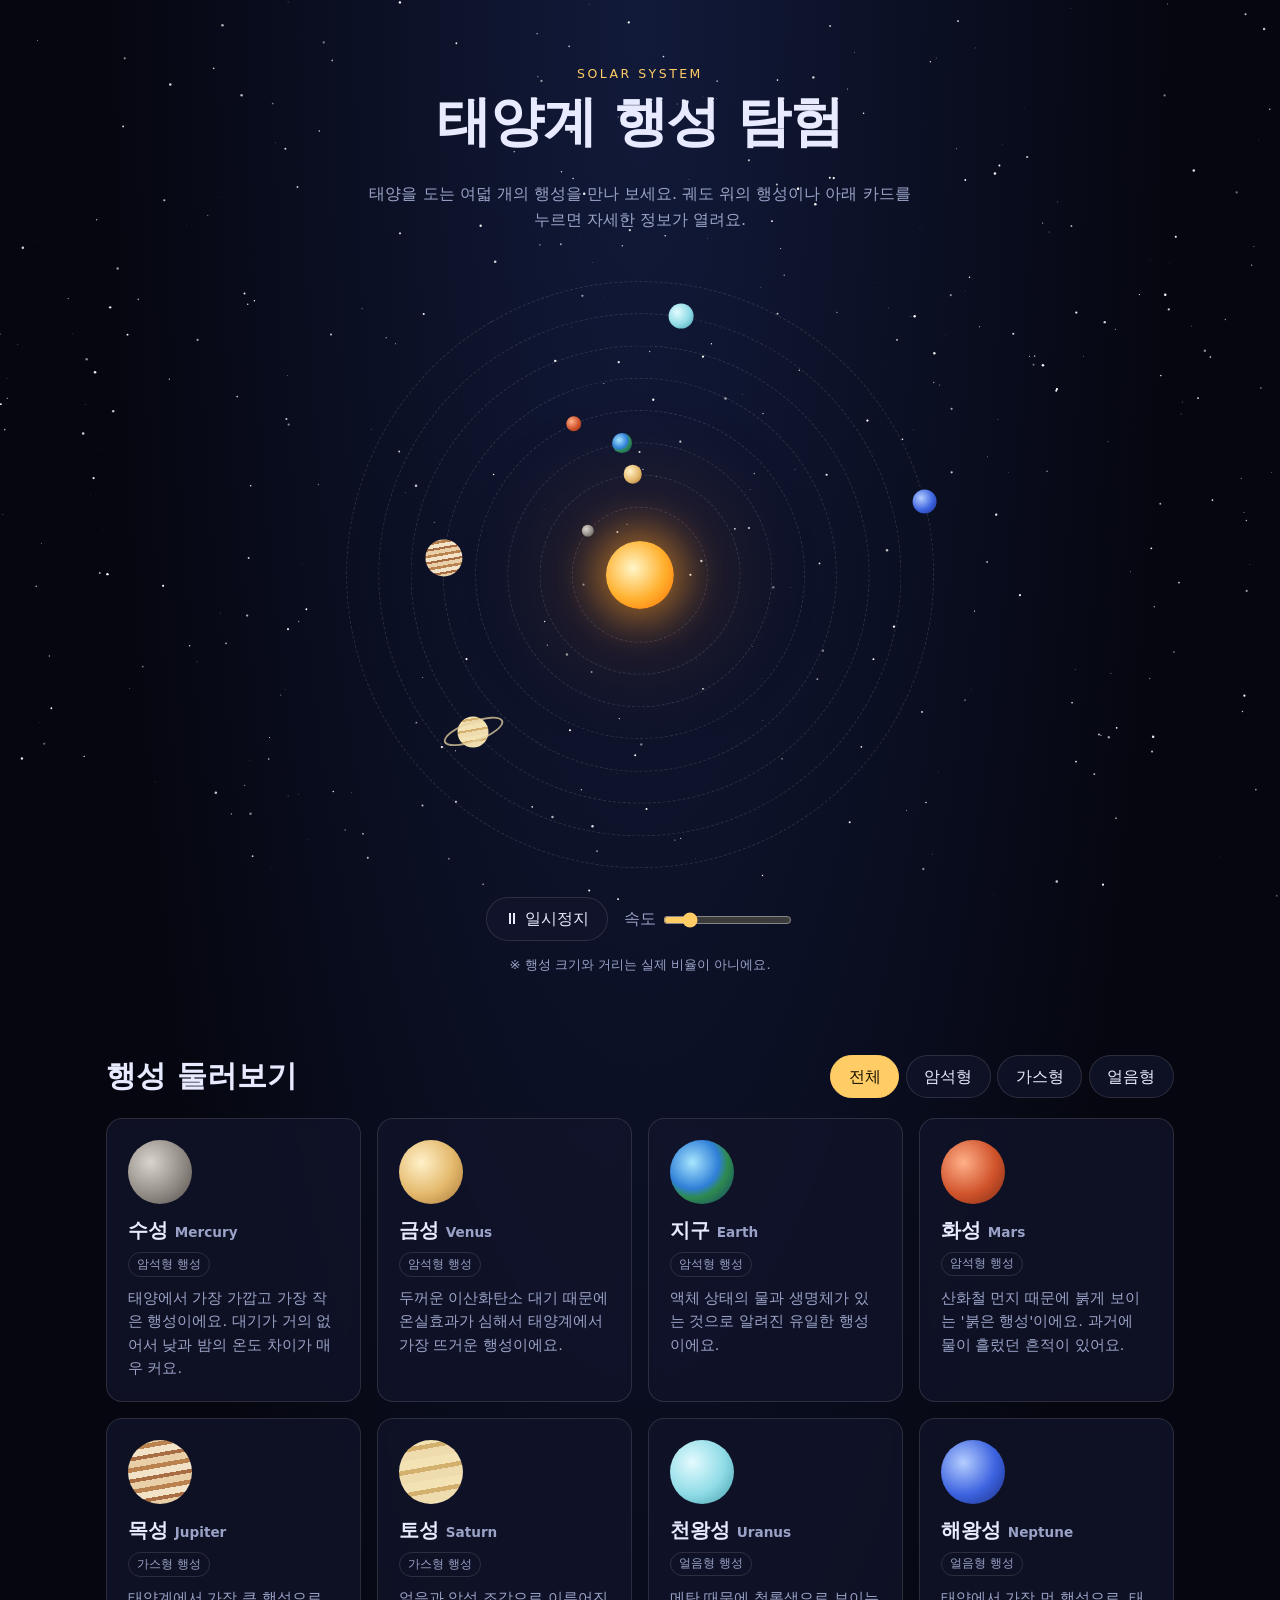
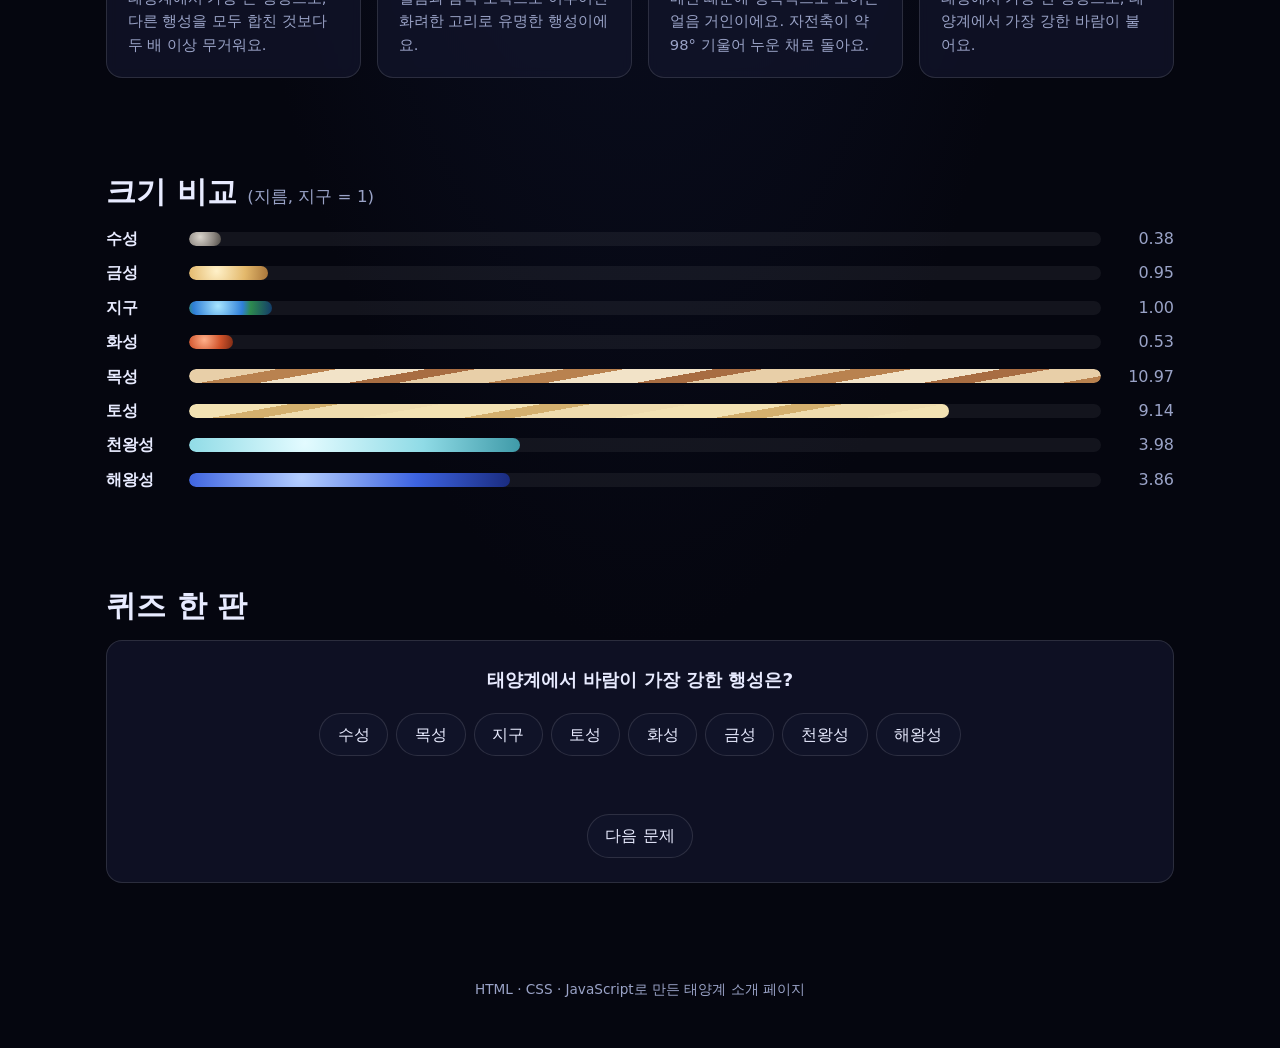
<file: index.html>
<!doctype html>
<html lang="ko">
<head>
  <meta charset="utf-8">
  <meta name="viewport" content="width=device-width, initial-scale=1">
  <title>태양계 행성 탐험</title>
  <meta name="description" content="태양계 8개 행성을 소개하는 페이지">
  <link rel="stylesheet" href="style.css">
</head>
<body>
  <canvas id="stars" aria-hidden="true"></canvas>

  <header class="hero">
    <p class="eyebrow">Solar System</p>
    <h1>태양계 행성 탐험</h1>
    <p class="lead">태양을 도는 여덟 개의 행성을 만나 보세요. 궤도 위의 행성이나 아래 카드를 누르면 자세한 정보가 열려요.</p>

    <div class="orbit-wrap">
      <div id="orbit" class="orbit" aria-label="태양계 궤도 애니메이션">
        <div class="sun" aria-hidden="true"></div>
      </div>
      <div class="orbit-controls">
        <button id="toggleSpin" type="button">⏸ 일시정지</button>
        <label>속도 <input id="speed" type="range" min="0.2" max="5" step="0.1" value="1"></label>
      </div>
      <p class="note">※ 행성 크기와 거리는 실제 비율이 아니에요.</p>
    </div>
  </header>

  <main>
    <section class="section">
      <div class="section-head">
        <h2>행성 둘러보기</h2>
        <div class="filters" role="group" aria-label="행성 분류">
          <button class="filter active" data-filter="all" type="button">전체</button>
          <button class="filter" data-filter="rocky" type="button">암석형</button>
          <button class="filter" data-filter="gas" type="button">가스형</button>
          <button class="filter" data-filter="ice" type="button">얼음형</button>
        </div>
      </div>
      <div id="cards" class="cards"></div>
    </section>

    <section class="section">
      <h2>크기 비교 <small>(지름, 지구 = 1)</small></h2>
      <div id="sizes" class="sizes"></div>
    </section>

    <section class="section">
      <h2>퀴즈 한 판</h2>
      <div class="quiz">
        <p id="quizQ" class="quiz-q"></p>
        <div id="quizA" class="quiz-a"></div>
        <p id="quizResult" class="quiz-result" aria-live="polite"></p>
        <button id="quizNext" type="button">다음 문제</button>
      </div>
    </section>
  </main>

  <dialog id="detail" class="detail">
    <button class="close" type="button" aria-label="닫기">✕</button>
    <div class="detail-body">
      <div id="dPlanet" class="d-planet"></div>
      <div>
        <p id="dEn" class="eyebrow"></p>
        <h3 id="dName"></h3>
        <p id="dDesc"></p>
        <dl id="dStats" class="stats"></dl>
        <p id="dFact" class="fact"></p>
      </div>
    </div>
  </dialog>

  <footer>HTML · CSS · JavaScript로 만든 태양계 소개 페이지</footer>

  <script src="script.js"></script>
</body>
</html>
</file>
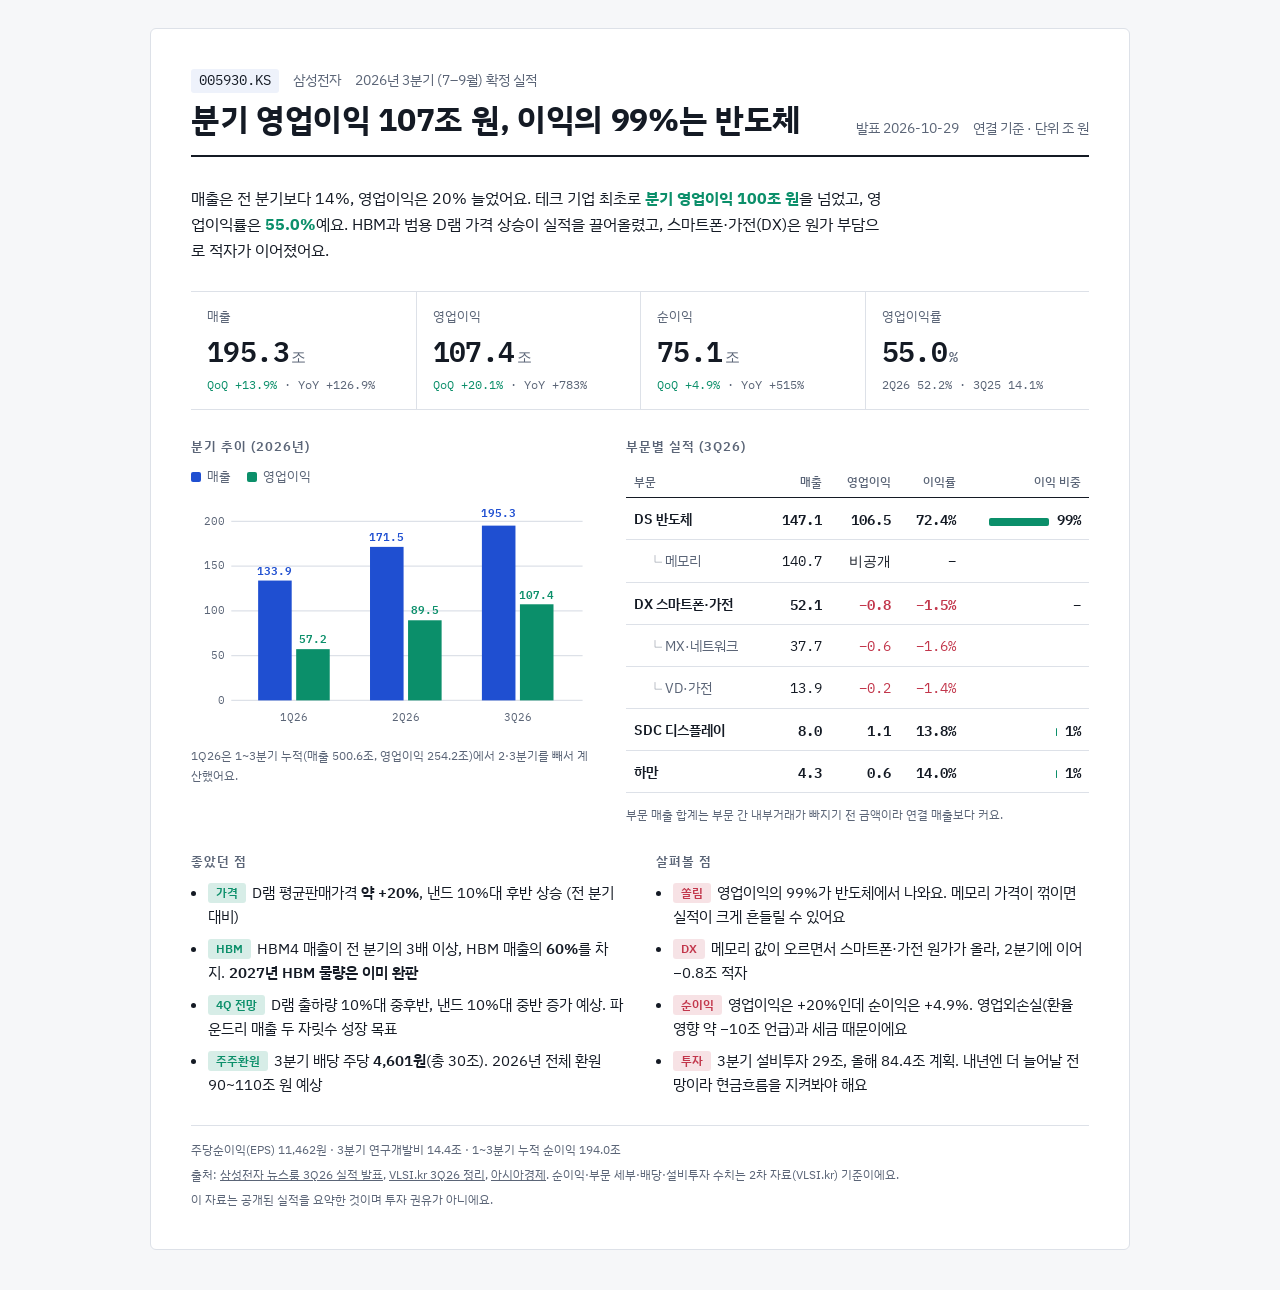
<file: samsung-3q26.html>
<!doctype html>
<html lang="ko">
<head>
<meta charset="utf-8">
<meta name="viewport" content="width=device-width, initial-scale=1, viewport-fit=cover">
<title>삼성전자 3Q26 실적 리뷰</title>
<meta name="claude:viewport-fit-sides" content="cover">
<link rel="stylesheet" href="https://fonts.googleapis.com/css2?family=IBM+Plex+Sans+KR:wght@400;500;600;700&family=IBM+Plex+Mono:wght@400;500;600&display=swap">
<style>
/* Layout: 한 장짜리 애널리스트 노트 — 상단 핵심 수치 띠, 2단(분기 추이 | 부문별), 하단 포인트·리스크 */
:root {
  --bg: #f6f7f9;
  --paper: #ffffff;
  --ink: #141a24;
  --muted: #5b6577;
  --line: #dde1e8;
  --accent: #1f4fd1;      /* 매출 */
  --accent-2: #0b8f6a;    /* 영업이익 */
  --neg: #c2364b;
  --chip: #eef2fb;
  --font-body: "IBM Plex Sans KR", "Malgun Gothic", "Apple SD Gothic Neo", system-ui, sans-serif;
  --font-num: "IBM Plex Mono", ui-monospace, "Consolas", monospace;
}
@media (prefers-color-scheme: dark) {
  :root:not([data-theme="light"]) {
    --bg: #0e1218; --paper: #161b23; --ink: #e7ebf2; --muted: #9aa4b5; --line: #2a313d;
    --accent: #6f95ff; --accent-2: #3fcf9f; --neg: #ff7a8c; --chip: #1e2633; color-scheme: dark;
  }
}
:root[data-theme="dark"] {
  --bg: #0e1218; --paper: #161b23; --ink: #e7ebf2; --muted: #9aa4b5; --line: #2a313d;
  --accent: #6f95ff; --accent-2: #3fcf9f; --neg: #ff7a8c; --chip: #1e2633; color-scheme: dark;
}

* { box-sizing: border-box; }
body {
  margin: 0;
  background: var(--bg); color: var(--ink);
  font-family: var(--font-body); font-size: 15px; line-height: 1.6;
  padding-left: max(16px, env(safe-area-inset-left, 0px));
  padding-right: max(16px, env(safe-area-inset-right, 0px));
  padding-block: 28px 40px;
}
.sheet {
  max-width: 980px; margin: 0 auto;
  background: var(--paper); border: 1px solid var(--line); border-radius: 6px;
  padding: clamp(20px, 4vw, 40px);
  display: grid; gap: 28px;
}
.num { font-family: var(--font-num); font-variant-numeric: tabular-nums; }
h1, h2 { margin: 0; text-wrap: balance; line-height: 1.25; }
h1 { font-size: clamp(1.5rem, 3.4vw, 2rem); font-weight: 700; letter-spacing: -0.01em; }
h2 { font-size: 0.8rem; font-weight: 600; letter-spacing: 0.08em; text-transform: uppercase; color: var(--muted); }
p { margin: 0; }

header { display: flex; justify-content: space-between; align-items: flex-end; gap: 12px 24px; flex-wrap: wrap; border-bottom: 2px solid var(--ink); padding-bottom: 16px; }
.meta { color: var(--muted); font-size: 0.85rem; display: flex; gap: 6px 14px; flex-wrap: wrap; }
.ticker { font-family: var(--font-num); background: var(--chip); padding: 1px 8px; border-radius: 3px; color: var(--ink); }
.headline { font-size: 1.02rem; max-width: 70ch; }
.headline strong { color: var(--accent-2); }

/* 핵심 수치 */
.kpis { display: grid; grid-template-columns: repeat(4, minmax(0, 1fr)); border-top: 1px solid var(--line); border-bottom: 1px solid var(--line); }
.kpi { padding: 14px 16px; display: grid; gap: 2px; align-content: start; }
.kpi + .kpi { border-left: 1px solid var(--line); }
.kpi .label { font-size: 0.8rem; color: var(--muted); }
.kpi .value { font-family: var(--font-num); font-size: clamp(1.35rem, 2.6vw, 1.75rem); font-weight: 600; letter-spacing: -0.02em; }
.kpi .value small { font-size: 0.55em; font-weight: 500; color: var(--muted); margin-left: 2px; }
.kpi .delta { font-family: var(--font-num); font-size: 0.78rem; color: var(--muted); }
.up { color: var(--accent-2); }

/* 2단 */
.cols { display: grid; grid-template-columns: minmax(0, 1fr) minmax(0, 1.15fr); gap: 32px; }
.panel { display: grid; gap: 12px; align-content: start; min-width: 0; }
.legend { display: flex; gap: 16px; font-size: 0.8rem; color: var(--muted); }
.legend i { display: inline-block; width: 10px; height: 10px; border-radius: 2px; margin-right: 6px; vertical-align: -1px; }
svg { width: 100%; height: auto; display: block; }
.axis { fill: var(--muted); font-family: var(--font-num); font-size: 10px; }
.grid { stroke: var(--line); stroke-width: 1; }
.v-rev { fill: var(--accent); font-family: var(--font-num); font-size: 10px; font-weight: 600; }
.v-op { fill: var(--accent-2); font-family: var(--font-num); font-size: 10px; font-weight: 600; }
.note { font-size: 0.78rem; color: var(--muted); }

.table-wrap { overflow-x: auto; }
table { width: 100%; border-collapse: collapse; font-size: 0.9rem; }
th { text-align: right; font-weight: 500; font-size: 0.75rem; color: var(--muted); padding: 6px 8px; border-bottom: 1px solid var(--ink); white-space: nowrap; }
th:first-child { text-align: left; }
td { padding: 9px 8px; border-bottom: 1px solid var(--line); text-align: right; font-family: var(--font-num); font-variant-numeric: tabular-nums; white-space: nowrap; }
td:first-child { text-align: left; font-family: var(--font-body); }
td.sub { padding-left: 22px; color: var(--muted); }
tr.lead td { font-weight: 600; }
.neg { color: var(--neg); }
.bar { display: inline-block; height: 8px; border-radius: 2px; background: var(--accent-2); vertical-align: middle; }

/* 포인트 / 리스크 */
.split { display: grid; grid-template-columns: minmax(0, 1fr) minmax(0, 1fr); gap: 32px; }
ul { margin: 0; padding-left: 1.1em; display: grid; gap: 8px; }
li { max-width: 62ch; }
li b { font-weight: 600; }
.tag { display: inline-block; font-size: 0.72rem; font-weight: 600; padding: 1px 8px; border-radius: 3px; margin-right: 6px; vertical-align: 1px; }
.tag.pos { background: color-mix(in srgb, var(--accent-2) 16%, transparent); color: var(--accent-2); }
.tag.risk { background: color-mix(in srgb, var(--neg) 14%, transparent); color: var(--neg); }

footer { border-top: 1px solid var(--line); padding-top: 14px; font-size: 0.75rem; color: var(--muted); display: grid; gap: 6px; }
footer a { color: var(--muted); }

@media (max-width: 760px) {
  .kpis { grid-template-columns: repeat(2, minmax(0, 1fr)); }
  .kpi:nth-child(3) { border-left: 0; }
  .kpi:nth-child(n+3) { border-top: 1px solid var(--line); }
  .cols, .split { grid-template-columns: minmax(0, 1fr); }
}
</style>
</head>
<body>

<main class="sheet">
  <header>
    <div style="display:grid; gap:6px; min-width:0">
      <div class="meta"><span class="ticker">005930.KS</span><span>삼성전자</span><span>2026년 3분기 (7–9월) 확정 실적</span></div>
      <h1>분기 영업이익 107조 원, 이익의 99%는 반도체</h1>
    </div>
    <div class="meta"><span>발표 2026-10-29</span><span>연결 기준 · 단위 조 원</span></div>
  </header>

  <p class="headline">
    매출은 전 분기보다 14%, 영업이익은 20% 늘었어요. 테크 기업 최초로 <strong>분기 영업이익 100조 원</strong>을 넘었고, 영업이익률은 <strong>55.0%</strong>예요.
    HBM과 범용 D램 가격 상승이 실적을 끌어올렸고, 스마트폰·가전(DX)은 원가 부담으로 적자가 이어졌어요.
  </p>

  <section class="kpis" aria-label="핵심 수치">
    <div class="kpi">
      <span class="label">매출</span>
      <span class="value">195.3<small>조</small></span>
      <span class="delta"><span class="up">QoQ +13.9%</span> · YoY +126.9%</span>
    </div>
    <div class="kpi">
      <span class="label">영업이익</span>
      <span class="value">107.4<small>조</small></span>
      <span class="delta"><span class="up">QoQ +20.1%</span> · YoY +783%</span>
    </div>
    <div class="kpi">
      <span class="label">순이익</span>
      <span class="value">75.1<small>조</small></span>
      <span class="delta"><span class="up">QoQ +4.9%</span> · YoY +515%</span>
    </div>
    <div class="kpi">
      <span class="label">영업이익률</span>
      <span class="value">55.0<small>%</small></span>
      <span class="delta">2Q26 52.2% · 3Q25 14.1%</span>
    </div>
  </section>

  <div class="cols">
    <section class="panel">
      <h2>분기 추이 (2026년)</h2>
      <div class="legend"><span><i style="background:var(--accent)"></i>매출</span><span><i style="background:var(--accent-2)"></i>영업이익</span></div>
      <svg viewBox="0 0 360 210" role="img" aria-label="2026년 1~3분기 매출 133.9, 171.5, 195.3조 원, 영업이익 57.2, 89.5, 107.4조 원">
        <line class="grid" x1="36" x2="350" y1="180" y2="180"/>
        <line class="grid" x1="36" x2="350" y1="140" y2="140"/>
        <line class="grid" x1="36" x2="350" y1="100" y2="100"/>
        <line class="grid" x1="36" x2="350" y1="60" y2="60"/>
        <line class="grid" x1="36" x2="350" y1="20" y2="20"/>
        <text class="axis" x="30" y="183" text-anchor="end">0</text>
        <text class="axis" x="30" y="143" text-anchor="end">50</text>
        <text class="axis" x="30" y="103" text-anchor="end">100</text>
        <text class="axis" x="30" y="63" text-anchor="end">150</text>
        <text class="axis" x="30" y="23" text-anchor="end">200</text>

        <!-- 1Q26 -->
        <rect x="60" y="72.9" width="30" height="107.1" fill="var(--accent)"/>
        <rect x="94" y="134.2" width="30" height="45.8" fill="var(--accent-2)"/>
        <text class="v-rev" x="75" y="68" text-anchor="middle">133.9</text>
        <text class="v-op" x="109" y="129" text-anchor="middle">57.2</text>
        <text class="axis" x="92" y="198" text-anchor="middle">1Q26</text>
        <!-- 2Q26 -->
        <rect x="160" y="42.8" width="30" height="137.2" fill="var(--accent)"/>
        <rect x="194" y="108.4" width="30" height="71.6" fill="var(--accent-2)"/>
        <text class="v-rev" x="175" y="38" text-anchor="middle">171.5</text>
        <text class="v-op" x="209" y="103" text-anchor="middle">89.5</text>
        <text class="axis" x="192" y="198" text-anchor="middle">2Q26</text>
        <!-- 3Q26 -->
        <rect x="260" y="23.8" width="30" height="156.2" fill="var(--accent)"/>
        <rect x="294" y="94.1" width="30" height="85.9" fill="var(--accent-2)"/>
        <text class="v-rev" x="275" y="16" text-anchor="middle">195.3</text>
        <text class="v-op" x="309" y="89" text-anchor="middle">107.4</text>
        <text class="axis" x="292" y="198" text-anchor="middle">3Q26</text>
      </svg>
      <p class="note">1Q26은 1~3분기 누적(매출 500.6조, 영업이익 254.2조)에서 2·3분기를 빼서 계산했어요.</p>
    </section>

    <section class="panel">
      <h2>부문별 실적 (3Q26)</h2>
      <div class="table-wrap">
        <table>
          <thead><tr><th>부문</th><th>매출</th><th>영업이익</th><th>이익률</th><th>이익 비중</th></tr></thead>
          <tbody>
            <tr class="lead"><td>DS 반도체</td><td>147.1</td><td>106.5</td><td>72.4%</td><td><span class="bar" style="width:60px"></span> 99%</td></tr>
            <tr><td class="sub">└ 메모리</td><td>140.7</td><td>비공개</td><td>–</td><td></td></tr>
            <tr class="lead"><td>DX 스마트폰·가전</td><td>52.1</td><td class="neg">−0.8</td><td class="neg">−1.5%</td><td>–</td></tr>
            <tr><td class="sub">└ MX·네트워크</td><td>37.7</td><td class="neg">−0.6</td><td class="neg">−1.6%</td><td></td></tr>
            <tr><td class="sub">└ VD·가전</td><td>13.9</td><td class="neg">−0.2</td><td class="neg">−1.4%</td><td></td></tr>
            <tr class="lead"><td>SDC 디스플레이</td><td>8.0</td><td>1.1</td><td>13.8%</td><td><span class="bar" style="width:1px"></span> 1%</td></tr>
            <tr class="lead"><td>하만</td><td>4.3</td><td>0.6</td><td>14.0%</td><td><span class="bar" style="width:1px"></span> 1%</td></tr>
          </tbody>
        </table>
      </div>
      <p class="note">부문 매출 합계는 부문 간 내부거래가 빠지기 전 금액이라 연결 매출보다 커요.</p>
    </section>
  </div>

  <div class="split">
    <section class="panel">
      <h2>좋았던 점</h2>
      <ul>
        <li><span class="tag pos">가격</span>D램 평균판매가격 <b>약 +20%</b>, 낸드 10%대 후반 상승 (전 분기 대비)</li>
        <li><span class="tag pos">HBM</span>HBM4 매출이 전 분기의 3배 이상, HBM 매출의 <b>60%</b>를 차지. <b>2027년 HBM 물량은 이미 완판</b></li>
        <li><span class="tag pos">4Q 전망</span>D램 출하량 10%대 중후반, 낸드 10%대 중반 증가 예상. 파운드리 매출 두 자릿수 성장 목표</li>
        <li><span class="tag pos">주주환원</span>3분기 배당 주당 <b>4,601원</b>(총 30조). 2026년 전체 환원 90~110조 원 예상</li>
      </ul>
    </section>
    <section class="panel">
      <h2>살펴볼 점</h2>
      <ul>
        <li><span class="tag risk">쏠림</span>영업이익의 99%가 반도체에서 나와요. 메모리 가격이 꺾이면 실적이 크게 흔들릴 수 있어요</li>
        <li><span class="tag risk">DX</span>메모리 값이 오르면서 스마트폰·가전 원가가 올라, 2분기에 이어 −0.8조 적자</li>
        <li><span class="tag risk">순이익</span>영업이익은 +20%인데 순이익은 +4.9%. 영업외손실(환율 영향 약 −10조 언급)과 세금 때문이에요</li>
        <li><span class="tag risk">투자</span>3분기 설비투자 29조, 올해 84.4조 계획. 내년엔 더 늘어날 전망이라 현금흐름을 지켜봐야 해요</li>
      </ul>
    </section>
  </div>

  <footer>
    <p>주당순이익(EPS) 11,462원 · 3분기 연구개발비 14.4조 · 1~3분기 누적 순이익 194.0조</p>
    <p>출처: <a href="https://news.samsung.com/global/samsung-electronics-announces-third-quarter-2026-results" target="_blank" rel="noopener">삼성전자 뉴스룸 3Q26 실적 발표</a>,
      <a href="https://www.vlsi.kr/en/samsung-q3-2026-earnings-11-facts-en/" target="_blank" rel="noopener">VLSI.kr 3Q26 정리</a>,
      <a href="https://www.asiae.co.kr/en/article/2026102910253883793" target="_blank" rel="noopener">아시아경제</a>.
      순이익·부문 세부·배당·설비투자 수치는 2차 자료(VLSI.kr) 기준이에요.</p>
    <p>이 자료는 공개된 실적을 요약한 것이며 투자 권유가 아니에요.</p>
  </footer>
</main>
</body>
</html>
</file>
<file: style.css>
:root {
  --bg: #05060f;
  --panel: rgba(18, 22, 44, 0.72);
  --line: rgba(255, 255, 255, 0.12);
  --text: #e8ebff;
  --muted: #9aa3c7;
  --accent: #ffcc66;
  --radius: 16px;
}

* { box-sizing: border-box; }

html { scroll-behavior: smooth; }

body {
  margin: 0;
  background: radial-gradient(ellipse at top, #121a3a 0%, var(--bg) 60%);
  background-color: var(--bg);
  color: var(--text);
  font-family: "Pretendard", "Apple SD Gothic Neo", "Malgun Gothic", system-ui, sans-serif;
  line-height: 1.6;
  min-height: 100vh;
  overflow-x: hidden;
}

#stars {
  position: fixed;
  inset: 0;
  width: 100%;
  height: 100%;
  z-index: -1;
}

h1, h2, h3 { line-height: 1.2; margin: 0 0 .5em; }
h1 { font-size: clamp(2rem, 6vw, 3.4rem); letter-spacing: -0.02em; }
h2 { font-size: clamp(1.4rem, 3.5vw, 1.9rem); }
h2 small { font-size: .55em; color: var(--muted); font-weight: 400; }

.eyebrow {
  margin: 0 0 .4em;
  text-transform: uppercase;
  letter-spacing: .2em;
  font-size: .78rem;
  color: var(--accent);
}

.lead { color: var(--muted); max-width: 560px; margin: 0 auto 2rem; }

button {
  font: inherit;
  color: var(--text);
  background: var(--panel);
  border: 1px solid var(--line);
  border-radius: 999px;
  padding: .5em 1.1em;
  cursor: pointer;
  transition: background .2s, border-color .2s, transform .2s;
}
button:hover { border-color: var(--accent); }
button:focus-visible { outline: 2px solid var(--accent); outline-offset: 2px; }

/* ---------- Hero / Orbit ---------- */
.hero {
  text-align: center;
  padding: 4rem 16px 2rem;
}

.orbit-wrap { display: flex; flex-direction: column; align-items: center; gap: .8rem; }

.orbit {
  position: relative;
  width: min(92vw, 620px);
  aspect-ratio: 1;
}

.sun {
  position: absolute;
  left: 50%; top: 50%;
  width: 11%; aspect-ratio: 1;
  transform: translate(-50%, -50%);
  border-radius: 50%;
  background: radial-gradient(circle at 40% 40%, #fff6c8, #ffb02e 55%, #ff6a00);
  box-shadow: 0 0 40px 12px rgba(255, 160, 40, .55), 0 0 120px 40px rgba(255, 120, 0, .2);
  animation: pulse 4s ease-in-out infinite;
}

@keyframes pulse {
  50% { box-shadow: 0 0 55px 18px rgba(255, 160, 40, .65), 0 0 140px 50px rgba(255, 120, 0, .25); }
}

.ring {
  position: absolute;
  left: 50%; top: 50%;
  border: 1px dashed rgba(255, 255, 255, .13);
  border-radius: 50%;
  transform: translate(-50%, -50%);
  pointer-events: none;
}

.orb {
  position: absolute;
  left: 50%; top: 50%;
  border-radius: 50%;
  padding: 0;
  border: none;
  cursor: pointer;
  transform: translate(-50%, -50%);
}
.orb:hover, .orb:focus-visible { outline: 2px solid #fff; outline-offset: 3px; }
.orb.saturn::after {
  content: "";
  position: absolute;
  left: 50%; top: 50%;
  width: 190%; height: 55%;
  border: 2px solid rgba(230, 210, 160, .75);
  border-radius: 50%;
  transform: translate(-50%, -50%) rotate(-20deg);
}

.orbit-controls { display: flex; gap: 1rem; align-items: center; flex-wrap: wrap; justify-content: center; color: var(--muted); }
.orbit-controls input { accent-color: var(--accent); vertical-align: middle; }
.note { color: var(--muted); font-size: .82rem; margin: 0; }

/* ---------- Sections ---------- */
main { max-width: 1100px; margin: 0 auto; padding: 0 16px; }
.section { padding: 3rem 0; }
.section-head { display: flex; justify-content: space-between; align-items: center; gap: 1rem; flex-wrap: wrap; margin-bottom: 1.2rem; }
.section-head h2 { margin: 0; }

.filters { display: flex; gap: .4rem; flex-wrap: wrap; }
.filter.active { background: var(--accent); color: #1a1300; border-color: var(--accent); }

/* ---------- Cards ---------- */
.cards {
  display: grid;
  grid-template-columns: repeat(auto-fill, minmax(230px, 1fr));
  gap: 1rem;
}

.card {
  text-align: left;
  border-radius: var(--radius);
  padding: 1.3rem;
  background: var(--panel);
  backdrop-filter: blur(6px);
  display: flex;
  flex-direction: column;
  gap: .6rem;
  animation: fadeUp .45s ease both;
}
.card:hover { transform: translateY(-4px); }
.card.hidden { display: none; }

.card .ball {
  width: 64px; aspect-ratio: 1;
  border-radius: 50%;
  margin-bottom: .3rem;
}
.card h3 { margin: 0; font-size: 1.25rem; }
.card .en { color: var(--muted); font-size: .85rem; }
.card .tag {
  align-self: flex-start;
  font-size: .75rem;
  padding: .15em .7em;
  border-radius: 999px;
  border: 1px solid var(--line);
  color: var(--muted);
}
.card p { margin: 0; color: var(--muted); font-size: .92rem; }

@keyframes fadeUp {
  from { opacity: 0; transform: translateY(12px); }
}

/* ---------- Size compare ---------- */
.sizes { display: flex; flex-direction: column; gap: .55rem; }
.size-row { display: grid; grid-template-columns: 70px 1fr 60px; align-items: center; gap: .8rem; }
.size-row span:first-child { font-weight: 600; }
.size-row span:last-child { color: var(--muted); text-align: right; font-variant-numeric: tabular-nums; }
.bar-track { background: rgba(255, 255, 255, .06); border-radius: 999px; height: 14px; overflow: hidden; }
.bar { height: 100%; width: 0; border-radius: 999px; transition: width 1.2s cubic-bezier(.2, .8, .2, 1); }

/* ---------- Quiz ---------- */
.quiz {
  background: var(--panel);
  border: 1px solid var(--line);
  border-radius: var(--radius);
  padding: 1.5rem;
  text-align: center;
}
.quiz-q { font-size: 1.15rem; font-weight: 600; margin-top: 0; }
.quiz-a { display: flex; flex-wrap: wrap; gap: .5rem; justify-content: center; margin-bottom: 1rem; }
.quiz-a button.correct { background: #1f7a4d; border-color: #3ddc97; }
.quiz-a button.wrong { background: #7a1f2b; border-color: #ff6b81; }
.quiz-result { min-height: 1.6em; color: var(--accent); }

/* ---------- Detail dialog ---------- */
.detail {
  width: min(92vw, 720px);
  border: 1px solid var(--line);
  border-radius: 20px;
  background: #0d1130;
  color: var(--text);
  padding: 2rem;
}
.detail::backdrop { background: rgba(0, 0, 0, .7); backdrop-filter: blur(3px); }
.detail[open] { animation: fadeUp .3s ease; }
.close { position: absolute; right: 14px; top: 14px; padding: .3em .7em; }
.detail-body { display: grid; grid-template-columns: 160px 1fr; gap: 1.6rem; align-items: start; }
.d-planet { width: 160px; aspect-ratio: 1; border-radius: 50%; animation: spin 20s linear infinite; }
@keyframes spin { to { transform: rotate(360deg); } }
.detail h3 { font-size: 2rem; }
.detail p { color: var(--muted); }

.stats {
  display: grid;
  grid-template-columns: repeat(2, 1fr);
  gap: .6rem;
  margin: 1rem 0;
}
.stats div { background: rgba(255, 255, 255, .05); border-radius: 10px; padding: .6rem .8rem; }
.stats dt { font-size: .75rem; color: var(--muted); }
.stats dd { margin: 0; font-weight: 600; }
.fact { border-left: 3px solid var(--accent); padding-left: .8rem; }

footer { text-align: center; color: var(--muted); font-size: .85rem; padding: 3rem 16px; }

@media (max-width: 560px) {
  .detail { padding: 1.5rem 1.1rem; }
  .detail-body { grid-template-columns: 1fr; justify-items: center; text-align: center; }
  .d-planet { width: 120px; }
  .stats { text-align: left; }
  .size-row { grid-template-columns: 56px 1fr 48px; gap: .5rem; }
}

@media (prefers-reduced-motion: reduce) {
  *, *::before, *::after { animation: none !important; transition: none !important; }
}
</file>
